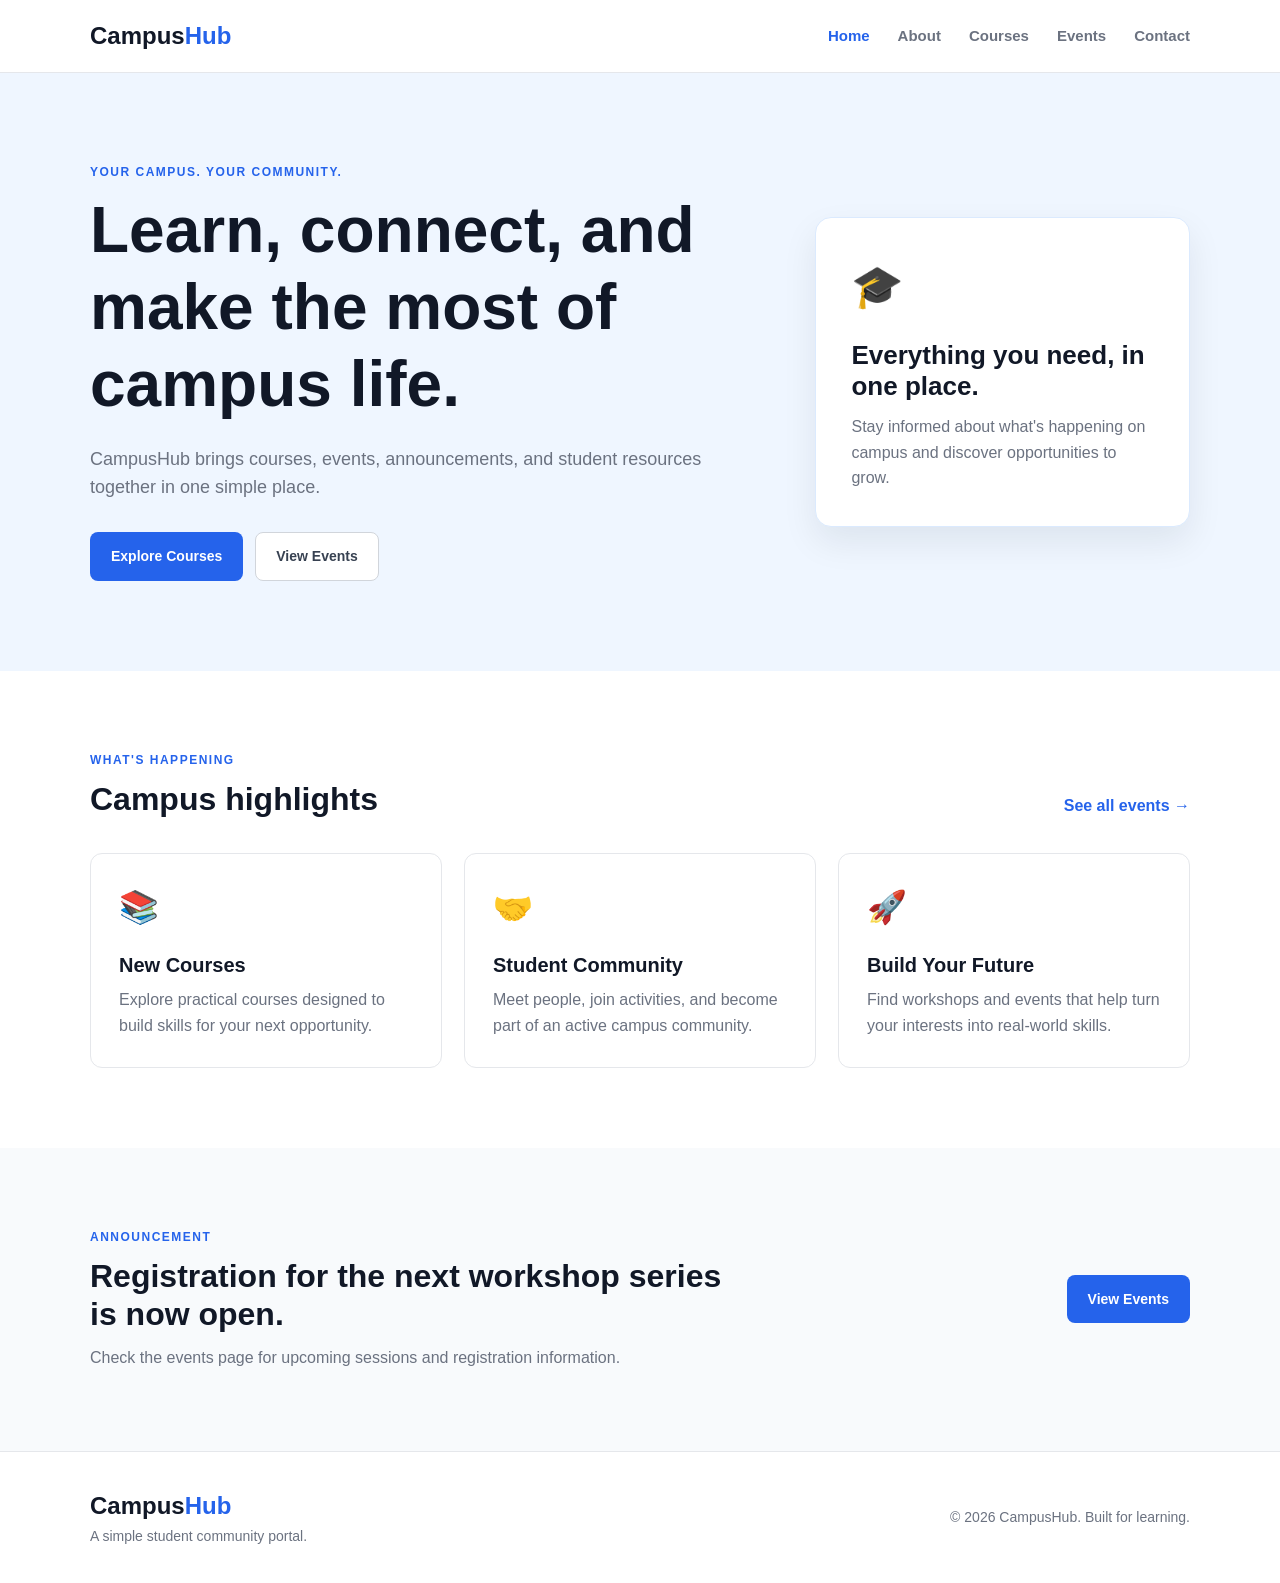
<file: index.html>
<!doctype html>
<html lang="en">
  <head>
    <meta charset="UTF-8" />
    <meta name="viewport" content="width=device-width, initial-scale=1.0" />
    <title>CampusHub - Student Community</title>
    <link rel="stylesheet" href="css/style.css" />
  </head>

  <body>
    <header class="site-header">
      <div class="container navbar">
        <a href="index.html" class="logo"> Campus<span>Hub</span> </a>

        <nav class="navigation">
          <a href="index.html" class="active">Home</a>
          <a href="about.html">About</a>
          <a href="courses.html">Courses</a>
          <a href="events.html">Events</a>
          <a href="contact.html">Contact</a>
        </nav>
      </div>
    </header>

    <main>
      <!-- Hero Section -->
      <section class="hero">
        <div class="container hero-content">
          <div class="hero-text">
            <p class="eyebrow">YOUR CAMPUS. YOUR COMMUNITY.</p>

            <h1>Learn, connect, and make the most of campus life.</h1>

            <p>
              CampusHub brings courses, events, announcements, and student
              resources together in one simple place.
            </p>

            <div class="hero-buttons">
              <a href="courses.html" class="btn btn-primary">
                Explore Courses
              </a>

              <a href="events.html" class="btn btn-secondary"> View Events </a>
            </div>
          </div>

          <div class="hero-card">
            <div class="hero-icon">🎓</div>

            <h2>Everything you need, in one place.</h2>

            <p>
              Stay informed about what's happening on campus and discover
              opportunities to grow.
            </p>
          </div>
        </div>
      </section>

      <!-- Highlights -->
      <section class="section">
        <div class="container">
          <div class="section-header">
            <div>
              <p class="eyebrow">WHAT'S HAPPENING</p>
              <h2>Campus highlights</h2>
            </div>

            <a href="events.html" class="text-link"> See all events → </a>
          </div>

          <div class="card-grid">
            <article class="card">
              <div class="card-icon">📚</div>

              <h3>New Courses</h3>

              <p>
                Explore practical courses designed to build skills for your next
                opportunity.
              </p>
            </article>

            <article class="card">
              <div class="card-icon">🤝</div>

              <h3>Student Community</h3>

              <p>
                Meet people, join activities, and become part of an active
                campus community.
              </p>
            </article>

            <article class="card">
              <div class="card-icon">🚀</div>

              <h3>Build Your Future</h3>

              <p>
                Find workshops and events that help turn your interests into
                real-world skills.
              </p>
            </article>
          </div>
        </div>
      </section>

      <!-- WORKSHOP AREA: -->
      <!-- I01 - Student announcement;-->
      <!-- T05 - Campus facility; -->
      <!-- T08-A/T08-B - Conflict exercise -->

      <!-- Announcement -->
      <section class="section section-muted">
        <div class="container announcement">
          <div>
            <p class="eyebrow">ANNOUNCEMENT</p>

            <h2>Registration for the next workshop series is now open.</h2>

            <p>
              Check the events page for upcoming sessions and registration
              information.
            </p>
          </div>

          <a href="events.html" class="btn btn-primary"> View Events </a>
        </div>
      </section>
    </main>

    <footer class="site-footer">
      <div class="container footer-content">
        <div>
          <a href="index.html" class="logo"> Campus<span>Hub</span> </a>

          <p>A simple student community portal.</p>
        </div>

        <p>© 2026 CampusHub. Built for learning.</p>
      </div>
    </footer>

    <script src="js/script.js"></script>
  </body>
</html>
</file>
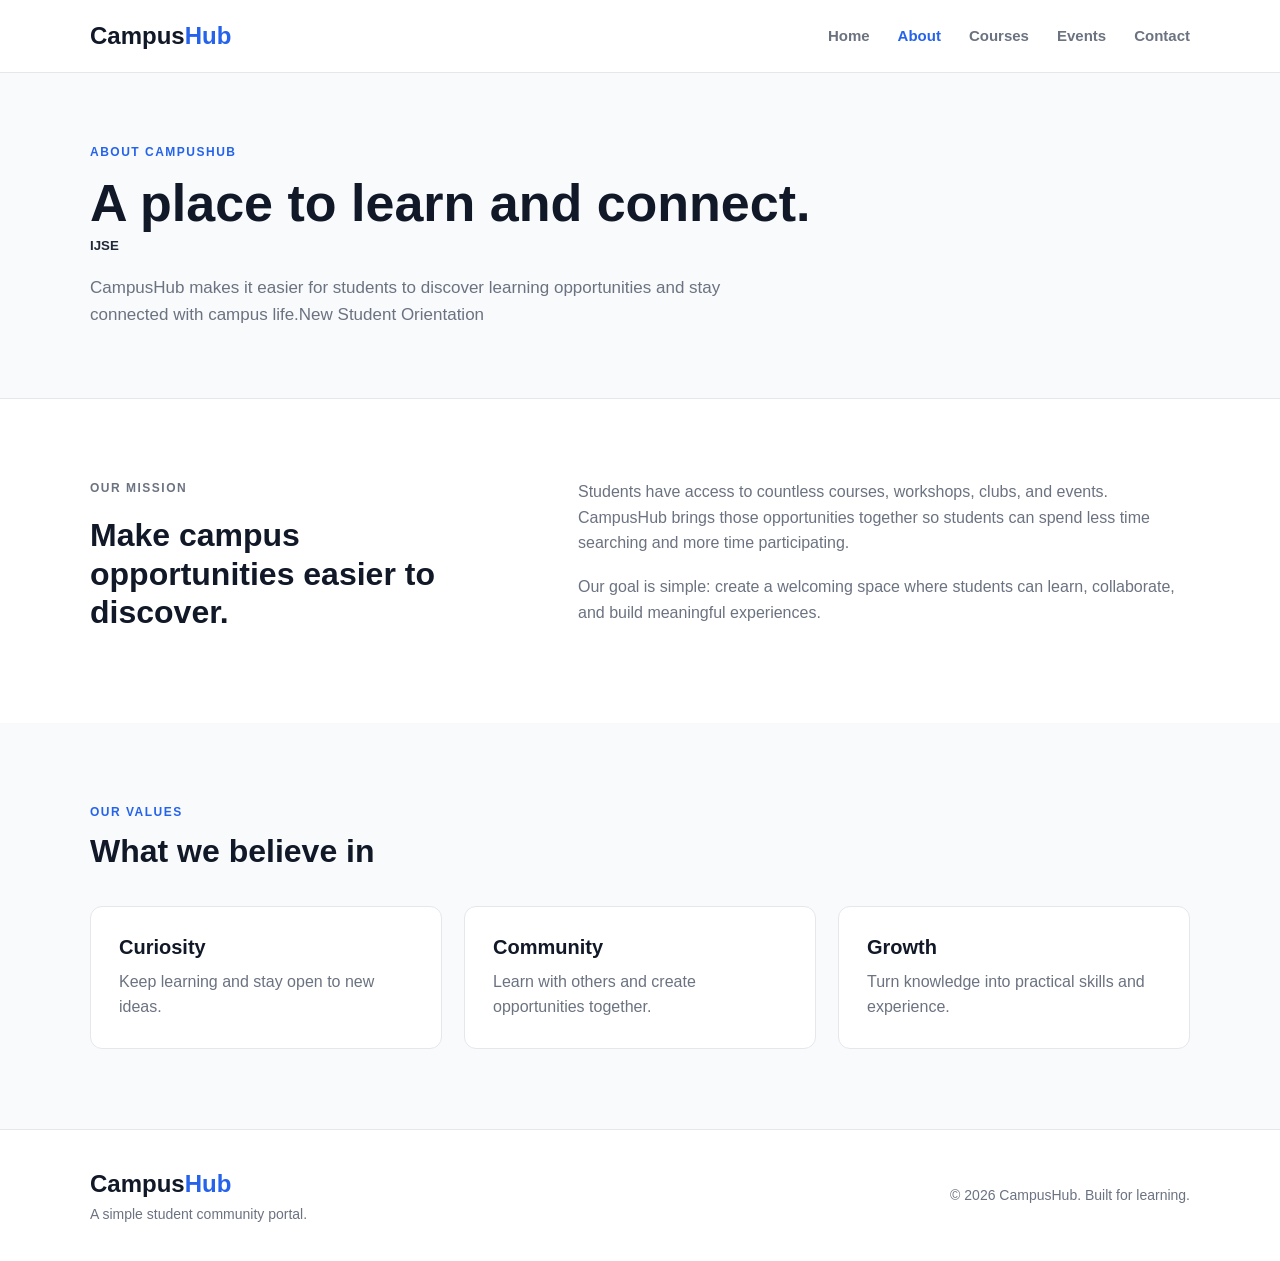
<file: about.html>
<!doctype html>
<html lang="en">
  <head>
    <meta charset="UTF-8" />
    <meta name="viewport" content="width=device-width, initial-scale=1.0" />
    <title>About - CampusHub</title>
    <link rel="stylesheet" href="css/style.css" />
  </head>

  <body>
    <header class="site-header">
      <div class="container navbar">
        <a href="index.html" class="logo"> Campus<span>Hub</span> </a>

        <nav class="navigation">
          <a href="index.html">Home</a>

          <a href="about.html" class="active"> About </a>

          <a href="courses.html"> Courses </a>

          <a href="events.html"> Events </a>

          <a href="contact.html"> Contact </a>
        </nav>
      </div>
    </header>

    <main>
      <section class="page-header">
        <div class="container">
          <p class="eyebrow">ABOUT CAMPUSHUB</p>

          <h1>A place to learn and connect.</h1>
          <h5>IJSE</h5>

          <p>
            CampusHub makes it easier for students to discover learning
            opportunities and stay connected with campus life.New Student Orientation
          </p>
        </div>
      </section>

      <section class="section">
        <div class="container split-section">
          <div>
            <p class="eyebrow">OUR MISSION</p>

            <h2>Make campus opportunities easier to discover.</h2>
          </div>

          <div>
            <p>
              Students have access to countless courses, workshops, clubs, and
              events. CampusHub brings those opportunities together so students
              can spend less time searching and more time participating.
            </p>

            <p>
              Our goal is simple: create a welcoming space where students can
              learn, collaborate, and build meaningful experiences.
            </p>
          </div>
        </div>
      </section>

      <!-- WORKSHOP AREA:  -->
      <!-- T03 - Student community section;  -->
      <!-- T06 - Student club -->
      <section class="section section-muted">
        <div class="container">
          <div class="section-header">
            <div>
              <p class="eyebrow">OUR VALUES</p>

              <h2>What we believe in</h2>
            </div>
          </div>

          <div class="card-grid">
            <article class="card">
              <h3>Curiosity</h3>

              <p>Keep learning and stay open to new ideas.</p>
            </article>

            <article class="card">
              <h3>Community</h3>

              <p>Learn with others and create opportunities together.</p>
            </article>

            <article class="card">
              <h3>Growth</h3>

              <p>Turn knowledge into practical skills and experience.</p>
            </article>
          </div>
        </div>
      </section>
    </main>

    <footer class="site-footer">
      <div class="container footer-content">
        <div>
          <a href="index.html" class="logo"> Campus<span>Hub</span> </a>

          <p>A simple student community portal.</p>
        </div>

        <p>© 2026 CampusHub. Built for learning.</p>
      </div>
    </footer>

    <script src="js/script.js"></script>
  </body>
</html>
</file>
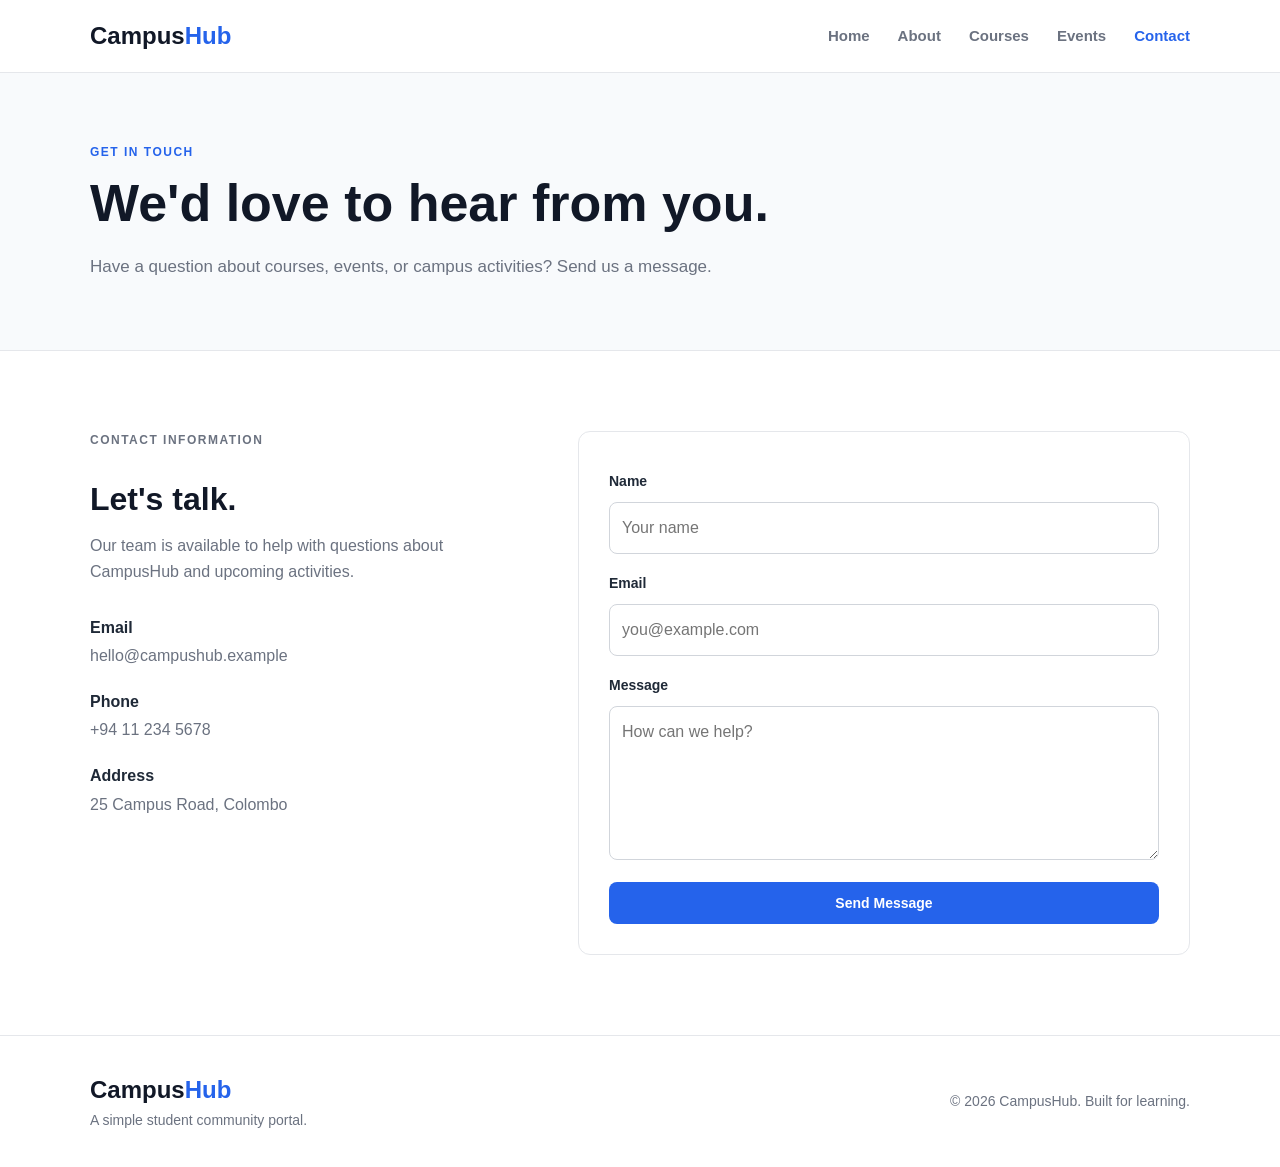
<file: contact.html>
<!doctype html>
<html lang="en">
  <head>
    <meta charset="UTF-8" />
    <meta name="viewport" content="width=device-width, initial-scale=1.0" />
    <title>Contact - CampusHub</title>
    <link rel="stylesheet" href="css/style.css" />
  </head>

  <body>
    <header class="site-header">
      <div class="container navbar">
        <a href="index.html" class="logo"> Campus<span>Hub</span> </a>

        <nav class="navigation">
          <a href="index.html">Home</a>

          <a href="about.html">About</a>

          <a href="courses.html">Courses</a>

          <a href="events.html">Events</a>

          <a href="contact.html" class="active"> Contact </a>
        </nav>
      </div>
    </header>

    <main>
      <section class="page-header">
        <div class="container">
          <p class="eyebrow">GET IN TOUCH</p>

          <h1>We'd love to hear from you.</h1>

          <p>
            Have a question about courses, events, or campus activities? Send us
            a message.
          </p>
        </div>
      </section>

      <section class="section">
        <div class="container contact-layout">
          <!-- WORKSHOP AREA: -->
          <!--T04 - Contact information; -->
          <!-- B02 - Student support section -->
          <div class="contact-info">
            <p class="eyebrow">CONTACT INFORMATION</p>

            <h2>Let's talk.</h2>

            <p>
              Our team is available to help with questions about CampusHub and
              upcoming activities.
            </p>

            <div class="contact-item">
              <strong> Email </strong>

              <span> hello@campushub.example </span>
            </div>

            <div class="contact-item">
              <strong> Phone </strong>

              <span> +94 11 234 5678 </span>
            </div>

            <div class="contact-item">
              <strong> Address </strong>

              <span> 25 Campus Road, Colombo </span>
            </div>
          </div>

          <form class="contact-form" id="contactForm">
            <label for="name"> Name </label>

            <input
              type="text"
              id="name"
              name="name"
              placeholder="Your name"
              required
            />

            <label for="email"> Email </label>

            <input
              type="email"
              id="email"
              name="email"
              placeholder="you@example.com"
              required
            />

            <label for="message"> Message </label>

            <textarea
              id="message"
              name="message"
              rows="5"
              placeholder="How can we help?"
              required
            ></textarea>

            <button type="submit" class="btn btn-primary">Send Message</button>
          </form>
        </div>
      </section>
    </main>

    <footer class="site-footer">
      <div class="container footer-content">
        <div>
          <a href="index.html" class="logo"> Campus<span>Hub</span> </a>

          <p>A simple student community portal.</p>
        </div>

        <p>© 2026 CampusHub. Built for learning.</p>
      </div>
    </footer>

    <script src="js/script.js"></script>
  </body>
</html>
</file>
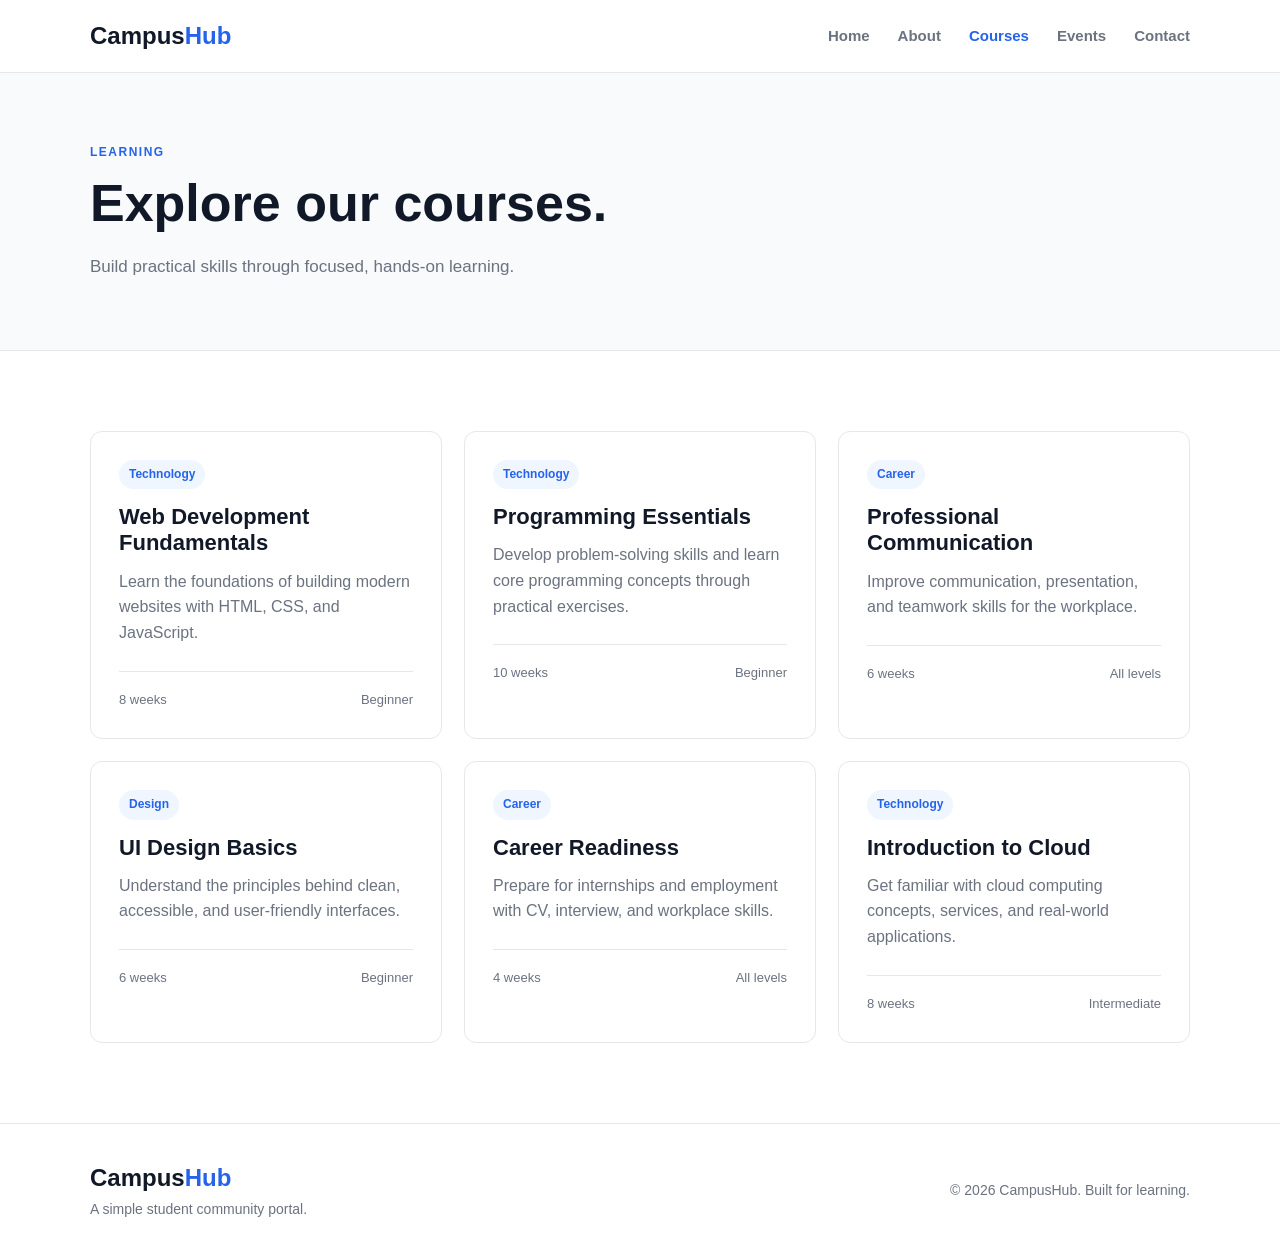
<file: courses.html>
<!doctype html>
<html lang="en">
  <head>
    <meta charset="UTF-8" />
    <meta name="viewport" content="width=device-width, initial-scale=1.0" />
    <title>Courses - CampusHub</title>
    <link rel="stylesheet" href="css/style.css" />
  </head>

  <body>
    <header class="site-header">
      <div class="container navbar">
        <a href="index.html" class="logo"> Campus<span>Hub</span> </a>

        <nav class="navigation">
          <a href="index.html">Home</a>

          <a href="about.html">About</a>

          <a href="courses.html" class="active"> Courses </a>

          <a href="events.html">Events</a>

          <a href="contact.html">Contact</a>
        </nav>
      </div>
    </header>

    <main>
      <section class="page-header">
        <div class="container">
          <p class="eyebrow">LEARNING</p>

          <h1>Explore our courses.</h1>

          <p>Build practical skills through focused, hands-on learning.</p>
        </div>
      </section>

      <section class="section">
        <div class="container">
          <!-- WORKSHOP AREA: -->
          <!--  I02 - New course; -->
          <!--  T01 - AI course; -->
          <!--  T07 - Learning resource -->
          <div class="course-grid">
            <article class="course-card">
              <span class="tag"> Technology </span>

              <h2>Web Development Fundamentals</h2>

              <p>
                Learn the foundations of building modern websites with HTML,
                CSS, and JavaScript.
              </p>

              <div class="course-meta">
                <span> 8 weeks </span>

                <span> Beginner </span>
              </div>
            </article>

            <article class="course-card">
              <span class="tag"> Technology </span>

              <h2>Programming Essentials</h2>

              <p>
                Develop problem-solving skills and learn core programming
                concepts through practical exercises.
              </p>

              <div class="course-meta">
                <span> 10 weeks </span>

                <span> Beginner </span>
              </div>
            </article>

            <article class="course-card">
              <span class="tag"> Career </span>

              <h2>Professional Communication</h2>

              <p>
                Improve communication, presentation, and teamwork skills for the
                workplace.
              </p>

              <div class="course-meta">
                <span> 6 weeks </span>

                <span> All levels </span>
              </div>
            </article>

            <article class="course-card">
              <span class="tag"> Design </span>

              <h2>UI Design Basics</h2>

              <p>
                Understand the principles behind clean, accessible, and
                user-friendly interfaces.
              </p>

              <div class="course-meta">
                <span> 6 weeks </span>

                <span> Beginner </span>
              </div>
            </article>

            <article class="course-card">
              <span class="tag"> Career </span>

              <h2>Career Readiness</h2>

              <p>
                Prepare for internships and employment with CV, interview, and
                workplace skills.
              </p>

              <div class="course-meta">
                <span> 4 weeks </span>

                <span> All levels </span>
              </div>
            </article>

            <article class="course-card">
              <span class="tag"> Technology </span>

              <h2>Introduction to Cloud</h2>

              <p>
                Get familiar with cloud computing concepts, services, and
                real-world applications.
              </p>

              <div class="course-meta">
                <span> 8 weeks </span>

                <span> Intermediate </span>
              </div>
            </article>
          </div>
        </div>
      </section>
    </main>

    <footer class="site-footer">
      <div class="container footer-content">
        <div>
          <a href="index.html" class="logo"> Campus<span>Hub</span> </a>

          <p>A simple student community portal.</p>
        </div>

        <p>© 2026 CampusHub. Built for learning.</p>
      </div>
    </footer>

    <script src="js/script.js"></script>
  </body>
</html>
</file>
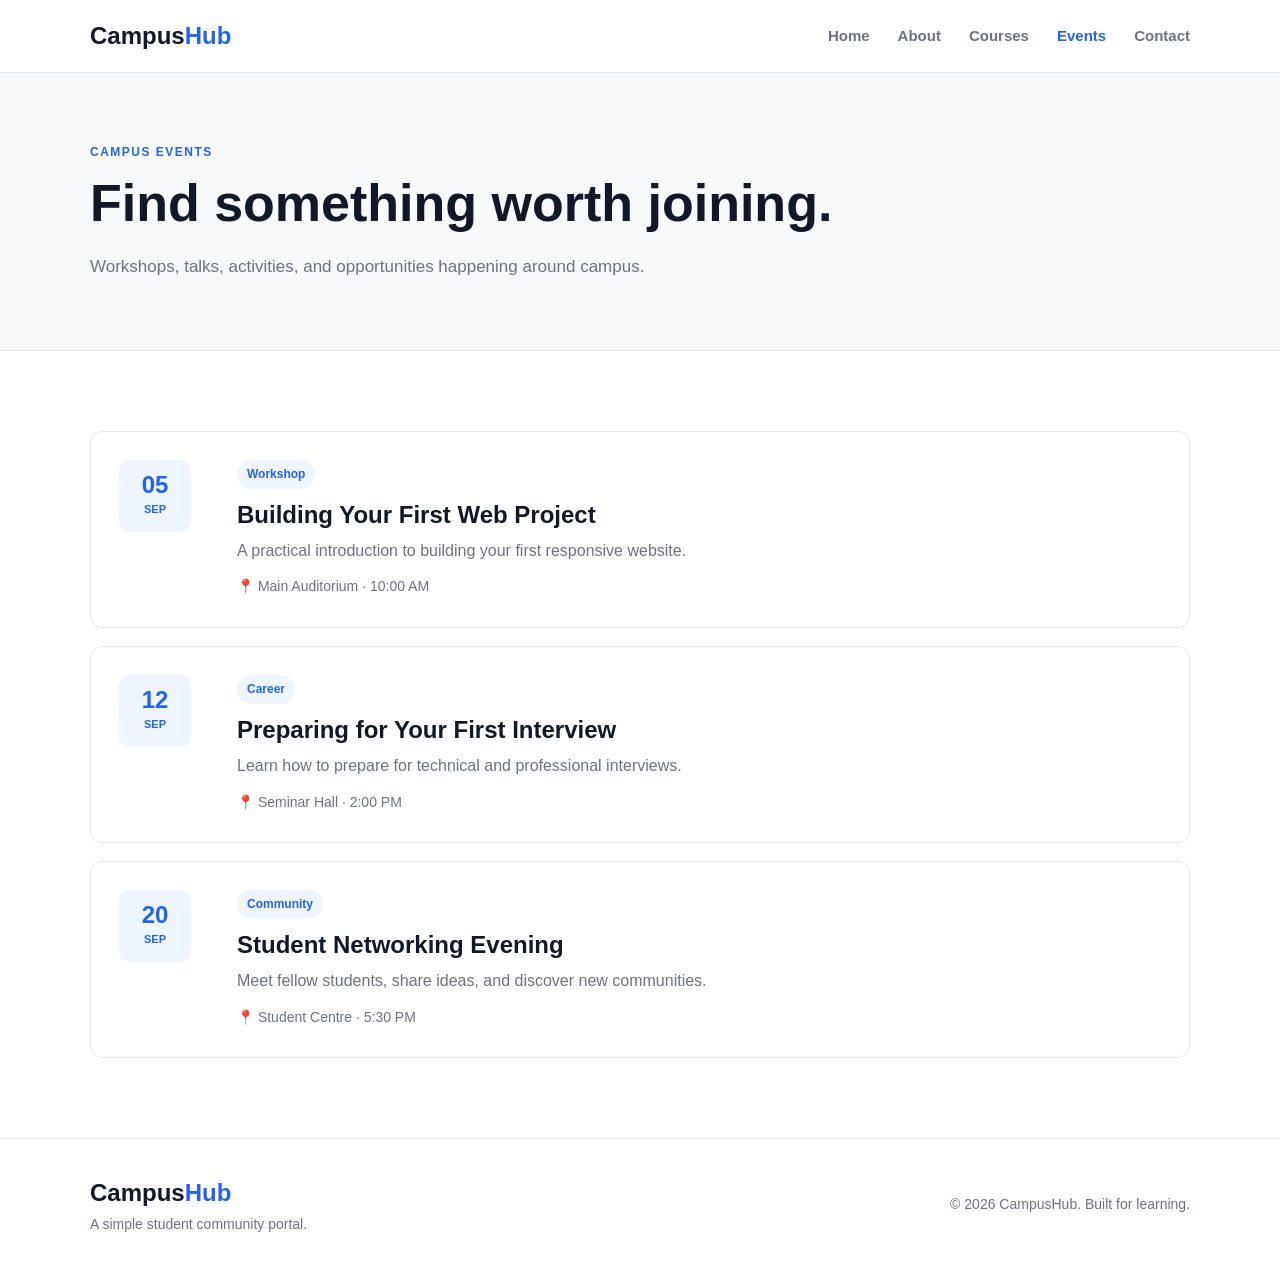
<file: events.html>
<!doctype html>
<html lang="en">
  <head>
    <meta charset="UTF-8" />
    <meta name="viewport" content="width=device-width, initial-scale=1.0" />
    <title>Events - CampusHub</title>
    <link rel="stylesheet" href="css/style.css" />
  </head>

  <body>
    <header class="site-header">
      <div class="container navbar">
        <a href="index.html" class="logo"> Campus<span>Hub</span> </a>

        <nav class="navigation">
          <a href="index.html">Home</a>

          <a href="about.html">About</a>

          <a href="courses.html">Courses</a>

          <a href="events.html" class="active"> Events </a>

          <a href="contact.html">Contact</a>
        </nav>
      </div>
    </header>

    <main>
      <section class="page-header">
        <div class="container">
          <p class="eyebrow">CAMPUS EVENTS</p>

          <h1>Find something worth joining.</h1>

          <p>
            Workshops, talks, activities, and opportunities happening around
            campus.
          </p>
        </div>
      </section>

      <section class="section">
        <!-- WORKSHOP AREA: -->
        <!--  I03 - Developer meetup; -->
        <!--  T02 - Career workshop; -->
        <!-- B01 - Sports & Recreation event -->
        <div class="container event-list">
          <article class="event-card">
            <div class="event-date">
              <strong> 05 </strong>

              <span> SEP </span>
            </div>

            <div class="event-content">
              <span class="tag"> Workshop </span>

              <h2>Building Your First Web Project</h2>

              <p>
                A practical introduction to building your first responsive
                website.
              </p>

              <span class="event-location">
                📍 Main Auditorium · 10:00 AM
              </span>
            </div>
          </article>

          <article class="event-card">
            <div class="event-date">
              <strong> 12 </strong>

              <span> SEP </span>
            </div>

            <div class="event-content">
              <span class="tag"> Career </span>

              <h2>Preparing for Your First Interview</h2>

              <p>
                Learn how to prepare for technical and professional interviews.
              </p>

              <span class="event-location"> 📍 Seminar Hall · 2:00 PM </span>
            </div>
          </article>

          <article class="event-card">
            <div class="event-date">
              <strong> 20 </strong>

              <span> SEP </span>
            </div>

            <div class="event-content">
              <span class="tag"> Community </span>

              <h2>Student Networking Evening</h2>

              <p>
                Meet fellow students, share ideas, and discover new communities.
              </p>

              <span class="event-location"> 📍 Student Centre · 5:30 PM </span>
            </div>
          </article>
        </div>
      </section>
    </main>

    <footer class="site-footer">
      <div class="container footer-content">
        <div>
          <a href="index.html" class="logo"> Campus<span>Hub</span> </a>

          <p>A simple student community portal.</p>
        </div>

        <p>© 2026 CampusHub. Built for learning.</p>
      </div>
    </footer>

    <script src="js/script.js"></script>
  </body>
</html>
</file>
<file: css/style.css>
* {
  box-sizing: border-box;
  margin: 0;
  padding: 0;
}

body {
  font-family: Arial, Helvetica, sans-serif;
  color: #1f2937;
  background: #ffffff;
  line-height: 1.6;
}

a {
  color: inherit;
  text-decoration: none;
}

.container {
  width: min(1100px, 92%);
  margin: 0 auto;
}

/* =========================
   Header
   ========================= */

.site-header {
  border-bottom: 1px solid #e5e7eb;
  background: #ffffff;
}

.navbar {
  min-height: 72px;
  display: flex;
  align-items: center;
  justify-content: space-between;
  gap: 30px;
}

.logo {
  font-size: 24px;
  font-weight: 800;
  color: #111827;
}

.logo span {
  color: #2563eb;
}

.navigation {
  display: flex;
  gap: 28px;
}

.navigation a {
  color: #6b7280;
  font-size: 15px;
  font-weight: 600;
}

.navigation a:hover,
.navigation a.active {
  color: #2563eb;
}

/* =========================
   Common
   ========================= */

.eyebrow {
  color: #2563eb;
  font-size: 12px;
  font-weight: 800;
  letter-spacing: 1.5px;
  margin-bottom: 10px;
}

h1,
h2,
h3 {
  line-height: 1.2;
  color: #111827;
}

h1 {
  font-size: clamp(38px, 6vw, 64px);
}

h2 {
  font-size: 32px;
}

h3 {
  font-size: 20px;
}

.section {
  padding: 80px 0;
}

.section-muted {
  background: #f8fafc;
}

.section-header {
  display: flex;
  align-items: end;
  justify-content: space-between;
  gap: 30px;
  margin-bottom: 35px;
}

.section-header h2 {
  margin-top: 4px;
}

.text-link {
  color: #2563eb;
  font-weight: 700;
}

.btn {
  display: inline-block;
  border-radius: 8px;
  padding: 12px 20px;
  font-weight: 700;
  font-size: 14px;
  border: 1px solid transparent;
}

.btn-primary {
  background: #2563eb;
  color: #ffffff;
}

.btn-primary:hover {
  background: #1d4ed8;
}

.btn-secondary {
  border-color: #d1d5db;
  background: #ffffff;
  color: #374151;
}

.btn-secondary:hover {
  background: #f9fafb;
}

/* =========================
   Hero
   ========================= */

.hero {
  padding: 90px 0;
  background: #eff6ff;
}

.hero-content {
  display: grid;
  grid-template-columns: 1.4fr 0.8fr;
  gap: 70px;
  align-items: center;
}

.hero-text > p:not(.eyebrow) {
  max-width: 650px;
  margin-top: 22px;
  color: #6b7280;
  font-size: 18px;
}

.hero-buttons {
  display: flex;
  gap: 12px;
  margin-top: 30px;
}

.hero-card {
  padding: 35px;
  border-radius: 16px;
  background: #ffffff;
  border: 1px solid #dbeafe;
  box-shadow: 0 15px 35px rgba(15, 23, 42, 0.08);
}

.hero-icon {
  display: block;
  font-size: 42px;
  margin-bottom: 20px;
}

.hero-card h2 {
  font-size: 26px;
  margin-bottom: 12px;
}

.hero-card p {
  color: #6b7280;
}

/* =========================
   Cards
   ========================= */

.card-grid {
  display: grid;
  grid-template-columns: repeat(3, 1fr);
  gap: 22px;
}

.card {
  padding: 28px;
  border: 1px solid #e5e7eb;
  border-radius: 12px;
  background: #ffffff;
}

.card-icon {
  font-size: 32px;
  margin-bottom: 20px;
}

.card h3 {
  margin-bottom: 10px;
}

.card p {
  color: #6b7280;
}

/* =========================
   Announcement
   ========================= */

.announcement {
  display: flex;
  align-items: center;
  justify-content: space-between;
  gap: 40px;
}

.announcement h2 {
  max-width: 650px;
  margin-bottom: 12px;
}

.announcement p:not(.eyebrow) {
  color: #6b7280;
}

/* =========================
   Page Header
   ========================= */

.page-header {
  padding: 70px 0;
  background: #f8fafc;
  border-bottom: 1px solid #e5e7eb;
}

.page-header h1 {
  font-size: clamp(38px, 5vw, 52px);
  max-width: 750px;
}

.page-header p:last-child {
  max-width: 650px;
  margin-top: 18px;
  color: #6b7280;
  font-size: 17px;
}

/* =========================
   About
   ========================= */

.split-section {
  display: grid;
  grid-template-columns: 0.8fr 1.2fr;
  gap: 80px;
}

.split-section h2 {
  max-width: 400px;
}

.split-section p {
  color: #6b7280;
  margin-bottom: 18px;
}

/* =========================
   Courses
   ========================= */

.course-grid {
  display: grid;
  grid-template-columns: repeat(3, 1fr);
  gap: 22px;
}

.course-card {
  padding: 28px;
  border: 1px solid #e5e7eb;
  border-radius: 12px;
  background: #ffffff;
}

.course-card h2 {
  font-size: 22px;
  margin: 15px 0 12px;
}

.course-card p {
  color: #6b7280;
}

.tag {
  display: inline-block;
  padding: 5px 10px;
  border-radius: 20px;
  background: #eff6ff;
  color: #2563eb;
  font-size: 12px;
  font-weight: 700;
}

.course-meta {
  display: flex;
  justify-content: space-between;
  gap: 10px;
  margin-top: 25px;
  padding-top: 18px;
  border-top: 1px solid #e5e7eb;
  color: #6b7280;
  font-size: 13px;
}

/* =========================
   Events
   ========================= */

.event-list {
  display: grid;
  gap: 18px;
}

.event-card {
  display: grid;
  grid-template-columns: 90px 1fr;
  gap: 28px;
  padding: 28px;
  border: 1px solid #e5e7eb;
  border-radius: 12px;
}

.event-date {
  width: 72px;
  height: 72px;
  display: flex;
  flex-direction: column;
  align-items: center;
  justify-content: center;
  border-radius: 10px;
  background: #eff6ff;
  color: #2563eb;
}

.event-date strong {
  font-size: 24px;
  line-height: 1;
}

.event-date span {
  font-size: 11px;
  font-weight: 800;
  margin-top: 4px;
}

.event-content h2 {
  font-size: 24px;
  margin: 12px 0 8px;
}

.event-content p {
  color: #6b7280;
  margin-bottom: 10px;
}

.event-location {
  color: #6b7280;
  font-size: 14px;
}

/* =========================
   Contact
   ========================= */

.contact-layout {
  display: grid;
  grid-template-columns: 0.8fr 1.2fr;
  gap: 80px;
}

.contact-info h2 {
  margin-bottom: 15px;
}

.contact-info > p {
  color: #6b7280;
  margin-bottom: 30px;
}

.contact-item {
  display: flex;
  flex-direction: column;
  gap: 3px;
  margin-bottom: 20px;
}

.contact-item span {
  color: #6b7280;
}

.contact-form {
  display: flex;
  flex-direction: column;
  gap: 10px;
  padding: 30px;
  border: 1px solid #e5e7eb;
  border-radius: 12px;
}

.contact-form label {
  font-size: 14px;
  font-weight: 700;
  margin-top: 8px;
}

.contact-form input,
.contact-form textarea {
  width: 100%;
  border: 1px solid #d1d5db;
  border-radius: 8px;
  padding: 12px;
  font: inherit;
}

.contact-form textarea {
  resize: vertical;
}

.contact-form button {
  cursor: pointer;
  margin-top: 12px;
}

/* =========================
   Footer
   ========================= */

.site-footer {
  padding: 35px 0;
  border-top: 1px solid #e5e7eb;
}

.footer-content {
  display: flex;
  justify-content: space-between;
  align-items: center;
  gap: 30px;
}

.footer-content p {
  color: #6b7280;
  font-size: 14px;
}

/* =========================
   Responsive
   ========================= */

@media (max-width: 800px) {
  .navigation {
    gap: 14px;
    flex-wrap: wrap;
    justify-content: flex-end;
  }

  .hero-content,
  .split-section,
  .contact-layout {
    grid-template-columns: 1fr;
    gap: 40px;
  }

  .card-grid,
  .course-grid {
    grid-template-columns: 1fr 1fr;
  }

  .announcement {
    align-items: flex-start;
    flex-direction: column;
  }
}

@media (max-width: 550px) {
  .navbar {
    align-items: flex-start;
    flex-direction: column;
    padding: 18px 0;
  }

  .navigation {
    justify-content: flex-start;
  }

  .hero {
    padding: 60px 0;
  }

  .hero-buttons {
    flex-direction: column;
  }

  .card-grid,
  .course-grid {
    grid-template-columns: 1fr;
  }

  .section {
    padding: 60px 0;
  }

  .section-header {
    align-items: flex-start;
    flex-direction: column;
  }

  .event-card {
    grid-template-columns: 1fr;
  }

  .footer-content {
    align-items: flex-start;
    flex-direction: column;
  }
}
</file>
